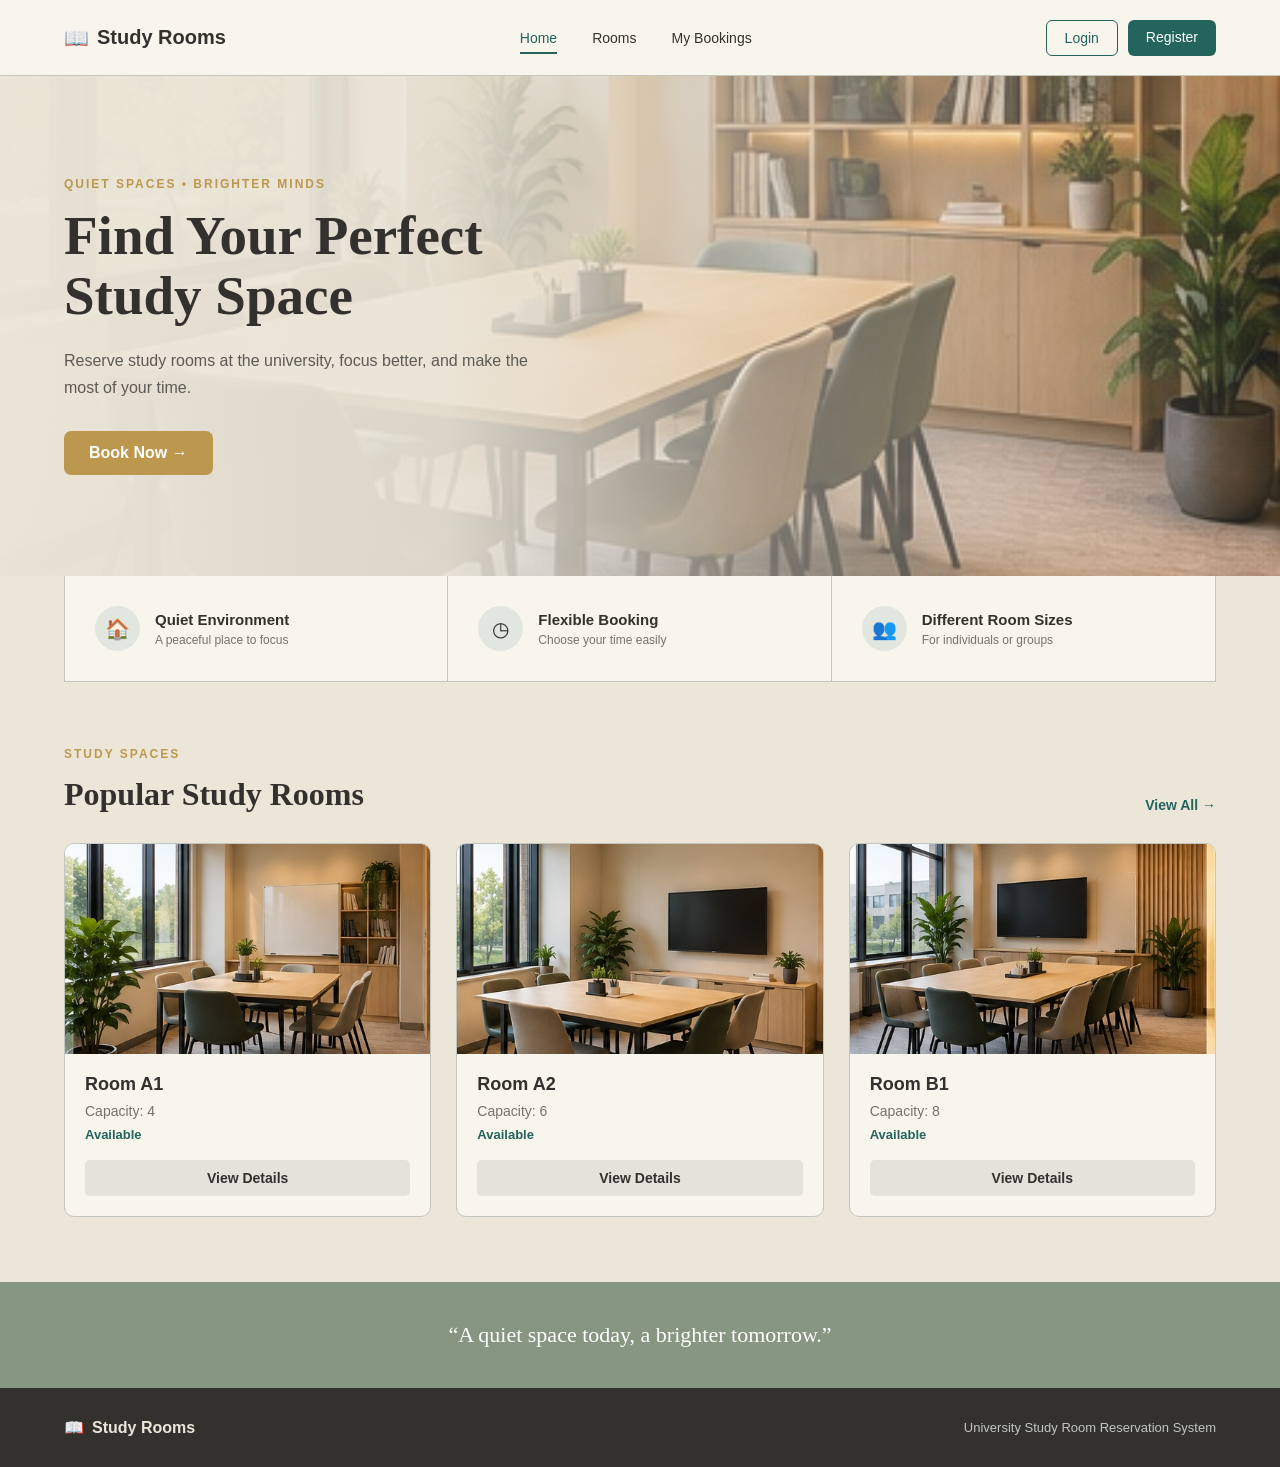
<file: index.html>
<!DOCTYPE html>
<html lang="en">

<head>
    <meta charset="UTF-8">
    <meta name="viewport" content="width=device-width, initial-scale=1.0">

    <title>Study Rooms</title>

    <link rel="stylesheet" href="css/style.css">
</head>


<body>
<script src="js/rooms-filter.js"></script>

    <!-- =========================
         Navigation Bar
    ========================== -->

    <header>

        <nav class="navbar">

            <!-- Logo -->
            <div class="logo">
                <span class="logo-icon">📖</span>
                <span>Study Rooms</span>
            </div>


            <!-- Navigation Links -->
            <ul class="nav-links">

                <li>
                    <a href="index.html" class="active">
                        Home
                    </a>
                </li>

                <li>
                    <a href="rooms.html">
                        Rooms
                    </a>
                </li>

                <li>
                    <a href="my-bookings.php">
                        My Bookings
                    </a>
                </li>

            </ul>


            <!-- Login / Register -->
            <div class="nav-buttons">

                <a href="login.html"
                   class="login-btn">
                    Login
                </a>

                <a href="register.html"
                   class="register-btn">
                    Register
                </a>

            </div>

        </nav>

    </header>



    <!-- =========================
         Hero Section
    ========================== -->

    <section class="hero">

        <div class="hero-content">

            <p class="small-title">
                QUIET SPACES • BRIGHTER MINDS
            </p>


            <h1>
                Find Your Perfect
                <br>
                Study Space
            </h1>


            <p class="hero-description">

                Reserve study rooms at the university,
                focus better, and make the most of your time.

            </p>


            <a href="rooms.html"
               class="book-btn">

                Book Now →

            </a>

        </div>

    </section>



    <!-- =========================
         Features Section
    ========================== -->

    <section class="features">


        <!-- Feature 1 -->

        <div class="feature">

            <div class="feature-icon">
                🏠
            </div>

            <div>

                <h3>
                    Quiet Environment
                </h3>

                <p>
                    A peaceful place to focus
                </p>

            </div>

        </div>



        <!-- Feature 2 -->

        <div class="feature">

            <div class="feature-icon">
                ◷
            </div>

            <div>

                <h3>
                    Flexible Booking
                </h3>

                <p>
                    Choose your time easily
                </p>

            </div>

        </div>



        <!-- Feature 3 -->

        <div class="feature">

            <div class="feature-icon">
                👥
            </div>

            <div>

                <h3>
                    Different Room Sizes
                </h3>

                <p>
                    For individuals or groups
                </p>

            </div>

        </div>


    </section>



    <!-- =========================
         Popular Rooms
    ========================== -->

    <section class="rooms-section">


        <!-- Section Title -->

        <div class="section-title">

            <div>

                <p class="small-title">
                    STUDY SPACES
                </p>

                <h2>
                    Popular Study Rooms
                </h2>

            </div>


            <a href="rooms.html"
               class="view-all">

                View All →

            </a>

        </div>



        <!-- Rooms -->

        <div class="room-container">


            <!-- ==================
                 Room A1
            =================== -->

            <div class="room-card">


                <img
                    src="images/room-a1.jpg"
                    alt="Room A1"
                    class="room-photo"
                >


                <div class="room-info">


                    <h3>
                        Room A1
                    </h3>


                    <p>
                        Capacity: 4
                    </p>


                    <span class="available">
                        Available
                    </span>


                    <a
                        href="room-details.html"
                        class="details-btn"
                    >

                        View Details

                    </a>


                </div>

            </div>



            <!-- ==================
                 Room A2
            =================== -->

            <div class="room-card">


                <img
                    src="images/room-a2.jpg"
                    alt="Room A2"
                    class="room-photo"
                >


                <div class="room-info">


                    <h3>
                        Room A2
                    </h3>


                    <p>
                        Capacity: 6
                    </p>


                    <span class="available">
                        Available
                    </span>


                    <a
                        href="room-details.html"
                        class="details-btn"
                    >

                        View Details

                    </a>


                </div>

            </div>



            <!-- ==================
                 Room B1
            =================== -->

            <div class="room-card">


                <img
                    src="images/room-b1.jpg"
                    alt="Room B1"
                    class="room-photo"
                >


                <div class="room-info">


                    <h3>
                        Room B1
                    </h3>


                    <p>
                        Capacity: 8
                    </p>


                    <span class="available">
                        Available
                    </span>


                    <a
                        href="room-details.html"
                        class="details-btn"
                    >

                        View Details

                    </a>


                </div>

            </div>


        </div>

    </section>



    <!-- =========================
         Quote
    ========================== -->

    <section class="quote-section">

        <p>
            “A quiet space today, a brighter tomorrow.”
        </p>

    </section>



    <!-- =========================
         Footer
    ========================== -->

    <footer>

        <div class="footer-content">


            <div class="logo footer-logo">

                <span>
                    📖
                </span>

                <span>
                    Study Rooms
                </span>

            </div>


            <p>
                University Study Room Reservation System
            </p>


        </div>

    </footer>


    <script src="js/session-ui.js"></script>
</body>

</html>
</file>
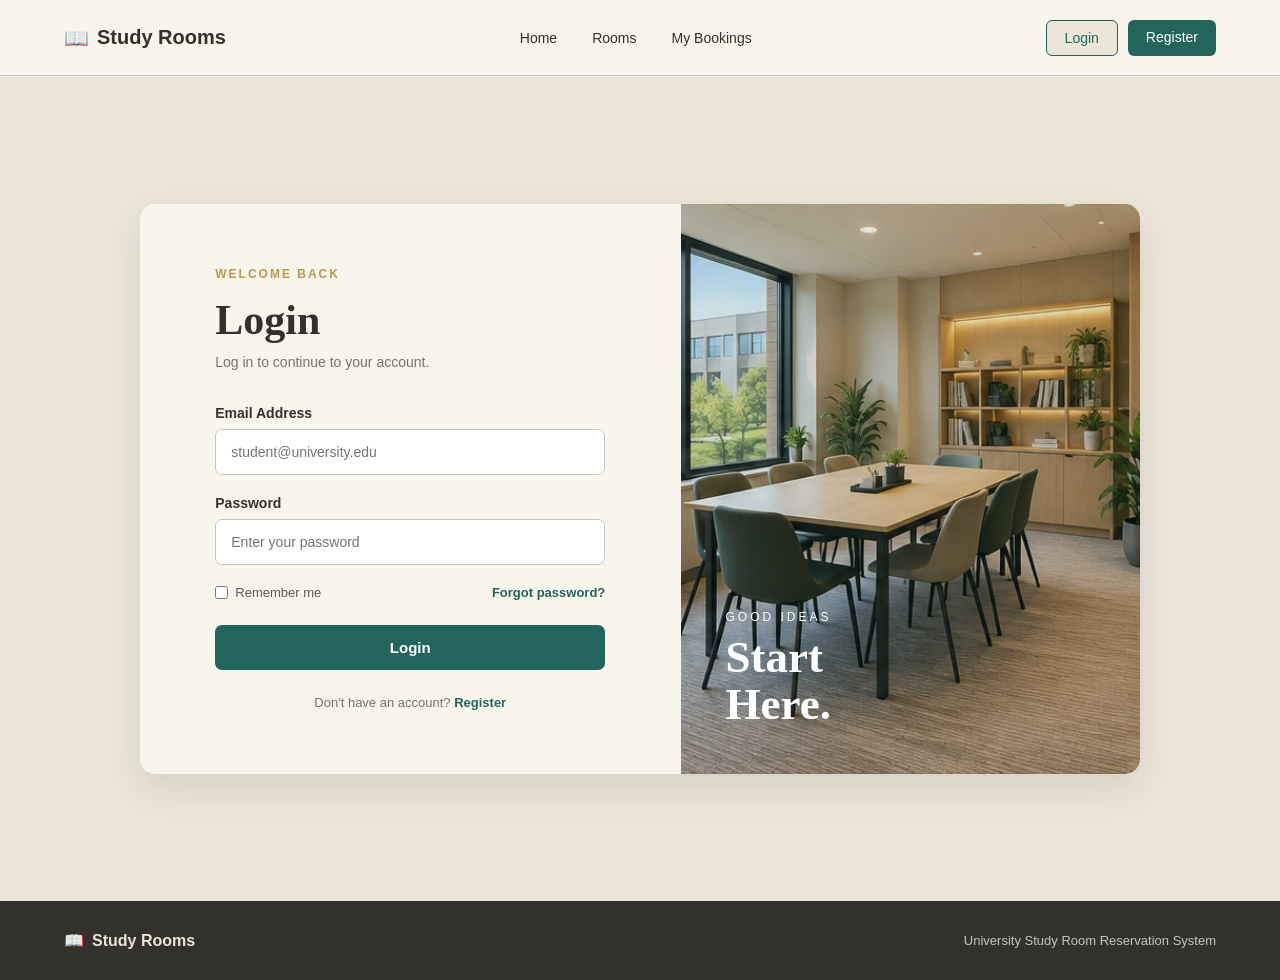
<file: login.html>
<!DOCTYPE html>
<html lang="en">

<head>
    <meta charset="UTF-8">
    <meta name="viewport" content="width=device-width, initial-scale=1.0">

    <title>Login - Study Rooms</title>

    <link rel="stylesheet" href="css/style.css">
</head>

<body>
    <script src="js/auth.js"></script>


    <!-- Navigation Bar -->
    <header>
        <nav class="navbar">

            <div class="logo">
                <span class="logo-icon">📖</span>
                <span>Study Rooms</span>
            </div>

            <ul class="nav-links">
                <li><a href="index.html">Home</a></li>
                <li><a href="rooms.html">Rooms</a></li>
                <li><a href="my-bookings.php">My Bookings</a></li>
            </ul>

            <div class="nav-buttons">
                <a href="login.html" class="login-btn active-button">
                    Login
                </a>

                <a href="register.html" class="register-btn">
                    Register
                </a>
            </div>

        </nav>
    </header>


    <!-- Login Section -->
    <main class="login-page">

        <div class="login-container">

            <!-- Login Form -->
            <div class="login-form-area">

                <div class="login-box">

                    <p class="small-title">
                        WELCOME BACK
                    </p>

                    <h1>Login</h1>

                    <p class="login-subtitle">
                        Log in to continue to your account.
                    </p>


                    <form action="php/login.php" method="post">

                        <div class="form-group">
                            <label for="email">
                                Email Address
                            </label>

                            <input
                                type="email"
                                id="email"
                                name="email"
                                placeholder="student@university.edu"
                                required>
                        </div>


                        <div class="form-group">
                            <label for="password">
                                Password
                            </label>

                            <input
                                type="password"
                                id="password"
                                name="password"
                                placeholder="Enter your password"
                                required>
                        </div>


                        <div class="login-options">

                            <label class="remember">
                                <input type="checkbox">
                                Remember me
                            </label>

                            <a href="#" class="forgot-password">
                                Forgot password?
                            </a>

                        </div>


                        <button type="submit" class="login-submit">
                            Login
                        </button>

                    </form>


                    <p class="register-link">

                        Don't have an account?

                        <a href="register.html">
                            Register
                        </a>

                    </p>

                </div>

            </div>


            <!-- Image Side -->
            <div class="login-image">

                <div class="image-text">
                    <p>GOOD IDEAS</p>

                    <h2>
                        Start
                        <br>
                        Here.
                    </h2>
                </div>

            </div>

        </div>

    </main>


    <!-- Footer -->
    <footer>

        <div class="footer-content">

            <div class="logo footer-logo">
                <span>📖</span>
                <span>Study Rooms</span>
            </div>

            <p>
                University Study Room Reservation System
            </p>

        </div>

    </footer>

    <script src="js/session-ui.js"></script>
</body>

</html>
</file>
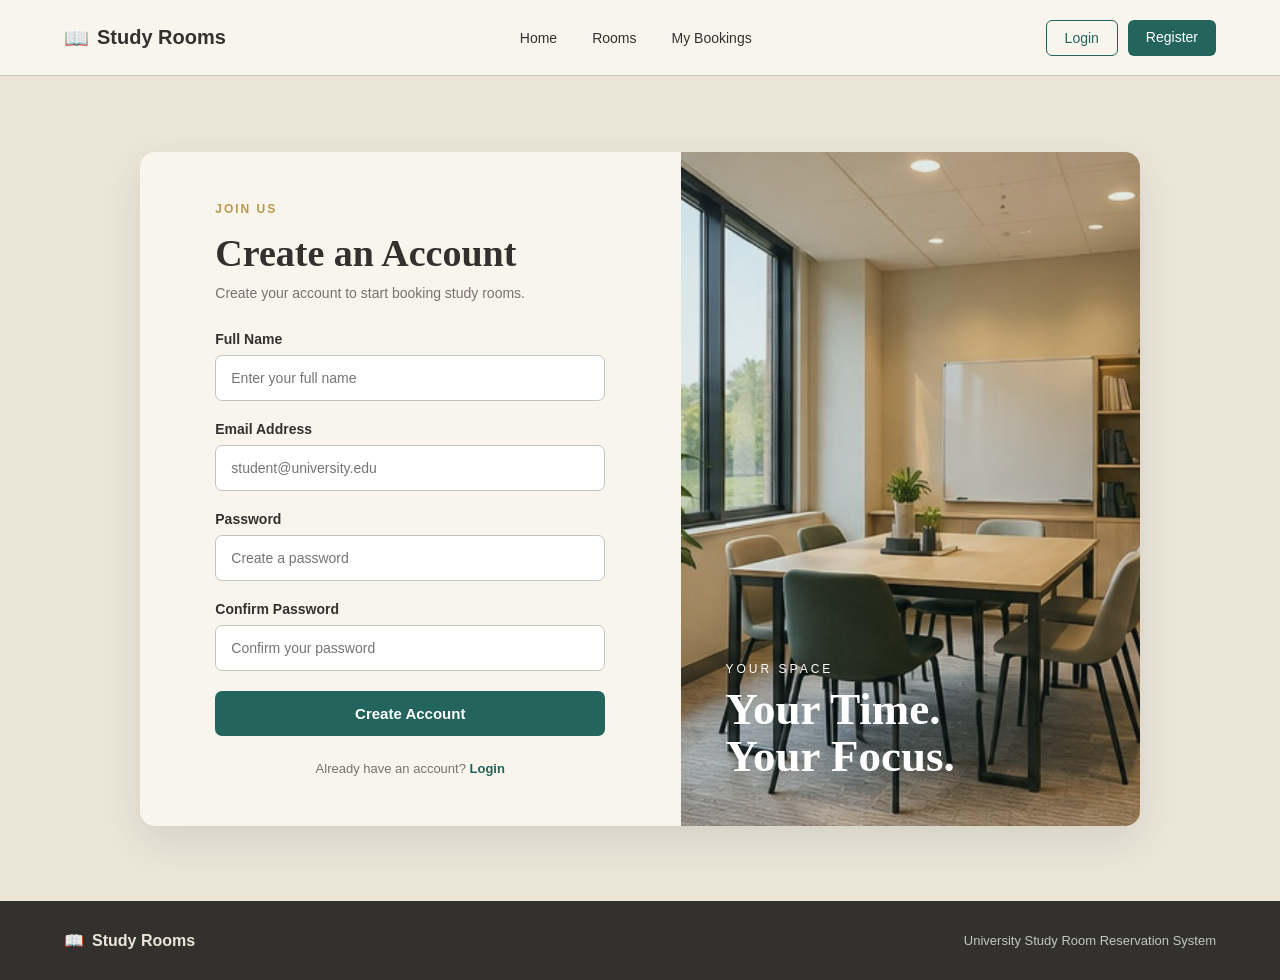
<file: register.html>
<!DOCTYPE html>
<html lang="en">

<head>
    <meta charset="UTF-8">
    <meta name="viewport" content="width=device-width, initial-scale=1.0">

    <title>Register - Study Rooms</title>

    <link rel="stylesheet" href="css/style.css">
</head>

<body>
<script src="js/auth.js"></script>

    <!-- Navigation Bar -->
    <header>
        <nav class="navbar">

            <div class="logo">
                <span class="logo-icon">📖</span>
                <span>Study Rooms</span>
            </div>

            <ul class="nav-links">
                <li><a href="index.html">Home</a></li>
                <li><a href="rooms.html">Rooms</a></li>
                <li><a href="my-bookings.php">My Bookings</a></li>
            </ul>

            <div class="nav-buttons">

                <a href="login.html" class="login-btn">
                    Login
                </a>

                <a href="register.html"
                   class="register-btn">
                    Register
                </a>

            </div>

        </nav>
    </header>


    <!-- Register Section -->
    <main class="register-page">

        <div class="register-container">

            <!-- Register Form -->
            <div class="register-form-area">

                <div class="register-box">

                    <p class="small-title">
                        JOIN US
                    </p>

                    <h1>Create an Account</h1>

                    <p class="register-subtitle">
                        Create your account to start booking study rooms.
                    </p>


                    <form action="php/register.php" method="post">

                        <div class="form-group">

                            <label for="fullname">
                                Full Name
                            </label>

                            <input
                                type="text"
                                id="fullname"
                                name="fullname"
                                placeholder="Enter your full name"
                                required>

                        </div>


                        <div class="form-group">

                            <label for="register-email">
                                Email Address
                            </label>

                            <input
                                type="email"
                                id="register-email"
                                name="email"
                                placeholder="student@university.edu"
                                required>

                        </div>


                        <div class="form-group">

                            <label for="register-password">
                                Password
                            </label>

                            <input
                                type="password"
                                id="register-password"
                                name="password"
                                placeholder="Create a password"
                                required>

                        </div>


                        <div class="form-group">

                            <label for="confirm-password">
                                Confirm Password
                            </label>

                            <input
                                type="password"
                                id="confirm-password"
                                name="confirm-password"
                                placeholder="Confirm your password"
                                required>

                        </div>


                        <button type="submit"
                                class="register-submit">

                            Create Account

                        </button>

                    </form>


                    <p class="login-link">

                        Already have an account?

                        <a href="login.html">
                            Login
                        </a>

                    </p>

                </div>

            </div>


            <!-- Image Side -->
            <div class="register-image">

                <div class="image-text">

                    <p>YOUR SPACE</p>

                    <h2>
                        Your Time.
                        <br>
                        Your Focus.
                    </h2>

                </div>

            </div>

        </div>

    </main>


    <!-- Footer -->
    <footer>

        <div class="footer-content">

            <div class="logo footer-logo">
                <span>📖</span>
                <span>Study Rooms</span>
            </div>

            <p>
                University Study Room Reservation System
            </p>

        </div>

    </footer>

    <script src="js/session-ui.js"></script>
</body>

</html>
</file>
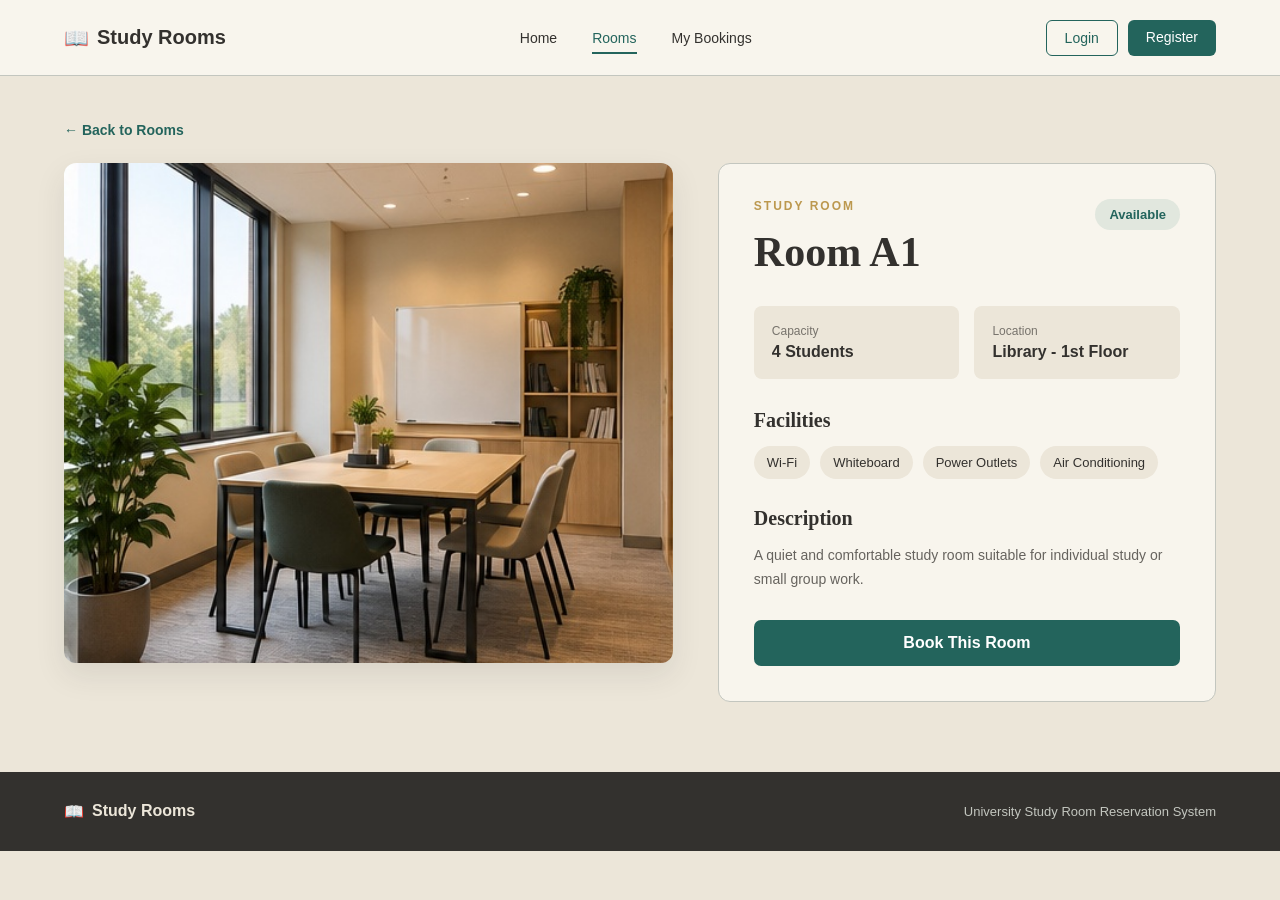
<file: room-details.html>
<!DOCTYPE html>
<html lang="en">

<head>
    <meta charset="UTF-8">
    <meta name="viewport" content="width=device-width, initial-scale=1.0">

    <title>Room Details - Study Rooms</title>

    <link rel="stylesheet" href="css/style.css">
</head>

<body>

    <!-- Navigation Bar -->
    <header>
        <nav class="navbar">

            <div class="logo">
                <span class="logo-icon">📖</span>
                <span>Study Rooms</span>
            </div>

            <ul class="nav-links">
                <li><a href="index.html">Home</a></li>
                <li><a href="rooms.html" class="active">Rooms</a></li>
                <li><a href="my-bookings.php">My Bookings</a></li>
            </ul>

            <div class="nav-buttons">
                <a href="login.html" class="login-btn">Login</a>
                <a href="register.html" class="register-btn">Register</a>
            </div>

        </nav>
    </header>


    <!-- Room Details Page -->
    <main class="room-details-page">

        <a href="rooms.html" class="back-link">
            ← Back to Rooms
        </a>


        <div class="room-details-container">

            <!-- Image -->
            <div class="room-details-image">

                <img
                    src="images/room-a1.jpg"
                    alt="Room A1">

            </div>


            <!-- Details -->
            <div class="room-details-content">

                <div class="room-title-row">

                    <div>
                        <p class="small-title">
                            STUDY ROOM
                        </p>

                        <h1>Room A1</h1>
                    </div>

                    <span class="room-status">
                        Available
                    </span>

                </div>


                <div class="room-meta">

                    <div class="meta-box">
                        <span class="meta-label">
                            Capacity
                        </span>

                        <strong>
                            4 Students
                        </strong>
                    </div>


                    <div class="meta-box">
                        <span class="meta-label">
                            Location
                        </span>

                        <strong>
                            Library - 1st Floor
                        </strong>
                    </div>

                </div>


                <!-- Facilities -->
                <div class="details-section">

                    <h2>Facilities</h2>

                    <div class="facilities-list">

                        <span>Wi-Fi</span>

                        <span>Whiteboard</span>

                        <span>Power Outlets</span>

                        <span>Air Conditioning</span>

                    </div>

                </div>


                <!-- Description -->
                <div class="details-section">

                    <h2>Description</h2>

                    <p>
                        A quiet and comfortable study room
                        suitable for individual study or small
                        group work.
                    </p>

                </div>


                <a href="book-room.php"
                   class="book-room-button">

                    Book This Room

                </a>

            </div>

        </div>

    </main>


    <!-- Footer -->
    <footer>

        <div class="footer-content">

            <div class="logo footer-logo">
                <span>📖</span>
                <span>Study Rooms</span>
            </div>

            <p>
                University Study Room Reservation System
            </p>

        </div>

    </footer>

    <script src="js/session-ui.js"></script>
</body>

</html>
</file>
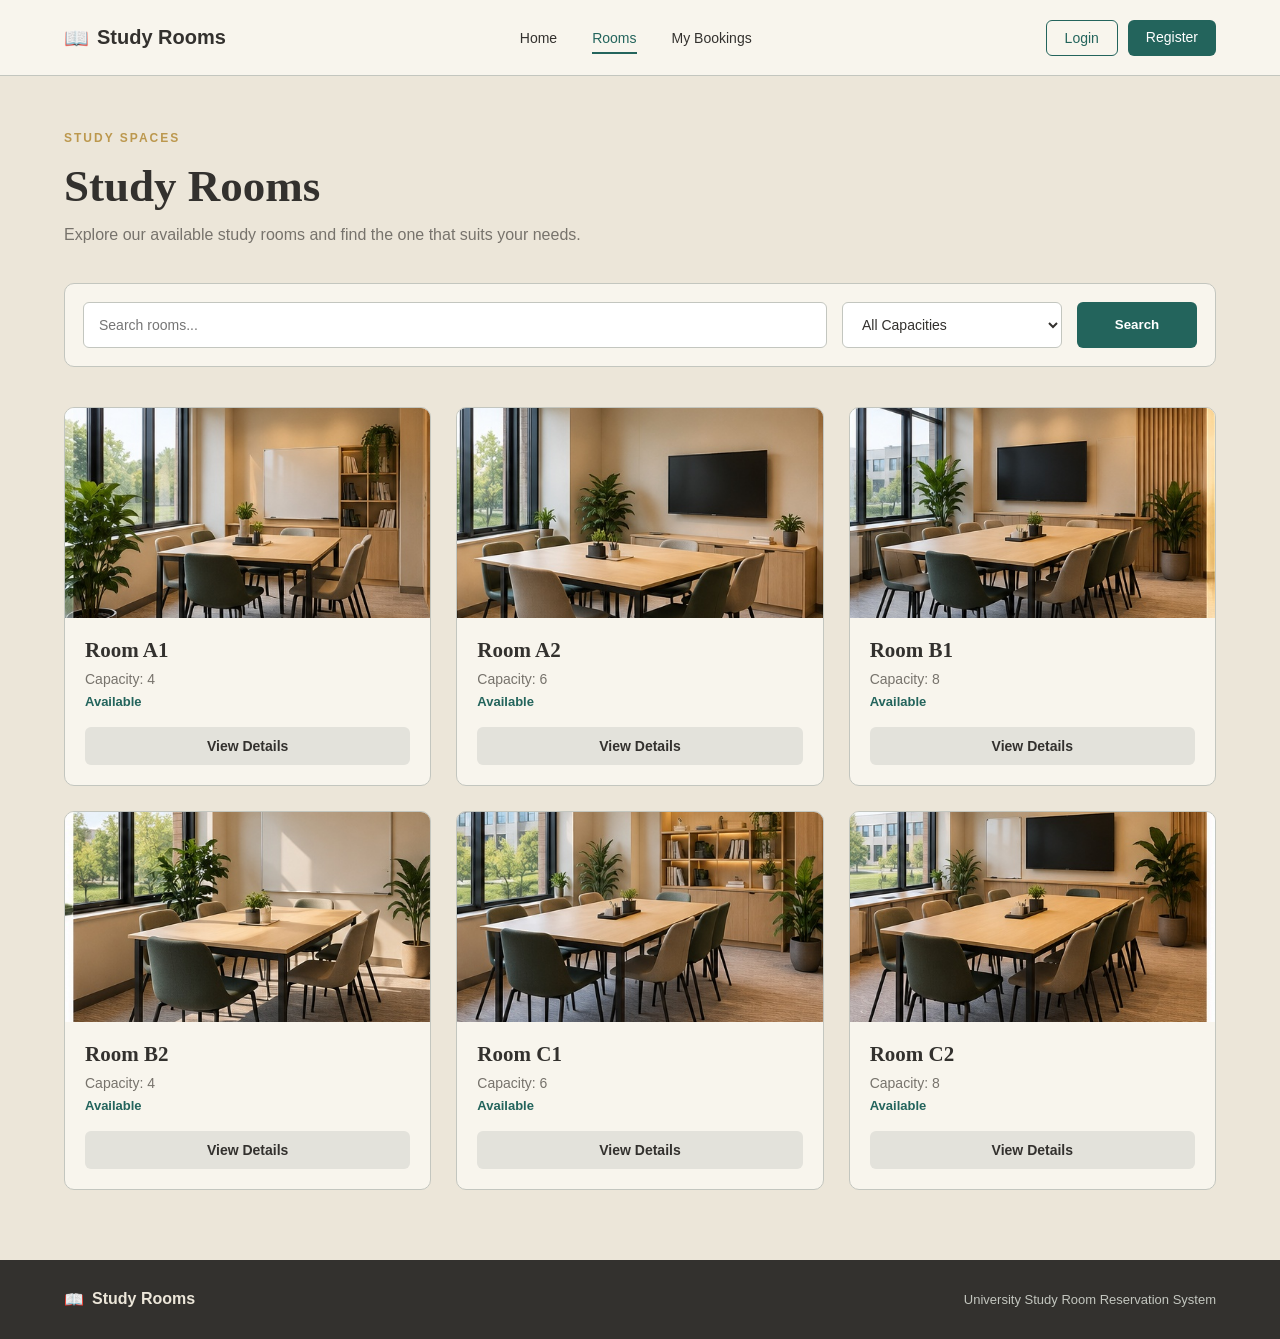
<file: rooms.html>
<!DOCTYPE html>
<html lang="en">

<head>
    <meta charset="UTF-8">
    <meta name="viewport" content="width=device-width, initial-scale=1.0">

    <title>Rooms - Study Rooms</title>

    <link rel="stylesheet" href="css/style.css">
</head>

<body>
<script src="js/rooms-filter.js"></script>

    <!-- Navigation Bar -->
    <header>
        <nav class="navbar">

            <div class="logo">
                <span class="logo-icon">📖</span>
                <span>Study Rooms</span>
            </div>

            <ul class="nav-links">
                <li><a href="index.html">Home</a></li>
                <li><a href="rooms.html" class="active">Rooms</a></li>
                <li><a href="my-bookings.php">My Bookings</a></li>
            </ul>

            <div class="nav-buttons">

                <a href="login.html" class="login-btn">
                    Login
                </a>

                <a href="register.html" class="register-btn">
                    Register
                </a>

            </div>

        </nav>
    </header>


    <!-- Rooms Page -->
    <main class="rooms-page">

        <section class="rooms-header">

            <p class="small-title">
                STUDY SPACES
            </p>

            <h1>Study Rooms</h1>

            <p>
                Explore our available study rooms and find
                the one that suits your needs.
            </p>

        </section>


        <!-- Search and Filter -->
        <section class="rooms-filter">

            <input
                type="text"
                placeholder="Search rooms..."
                class="room-search">

            <select class="room-select">

                <option value="">
                    All Capacities
                </option>

                <option value="4">
                    Up to 4 Students
                </option>

                <option value="6">
                    Up to 6 Students
                </option>

                <option value="8">
                    Up to 8 Students
                </option>

            </select>

            <button class="search-btn">
                Search
            </button>

        </section>


        <!-- Rooms Grid -->
        <section class="all-rooms-grid">


            <!-- Room A1 -->
            <div class="room-list-card">

                <img
                    src="images/room-a1.jpg"
                    alt="Room A1">

                <div class="room-list-info">

                    <h3>Room A1</h3>

                    <p>
                        Capacity: 4
                    </p>

                    <span class="available">
                        Available
                    </span>

                    <a
                        href="room-details.html"
                        class="room-details-button">

                        View Details

                    </a>

                </div>

            </div>


            <!-- Room A2 -->
            <div class="room-list-card">

                <img
                    src="images/room-a2.jpg"
                    alt="Room A2">

                <div class="room-list-info">

                    <h3>Room A2</h3>

                    <p>
                        Capacity: 6
                    </p>

                    <span class="available">
                        Available
                    </span>

                    <a
                        href="room-details.html"
                        class="room-details-button">

                        View Details

                    </a>

                </div>

            </div>


            <!-- Room B1 -->
            <div class="room-list-card">

                <img
                    src="images/room-b1.jpg"
                    alt="Room B1">

                <div class="room-list-info">

                    <h3>Room B1</h3>

                    <p>
                        Capacity: 8
                    </p>

                    <span class="available">
                        Available
                    </span>

                    <a
                        href="room-details.html"
                        class="room-details-button">

                        View Details

                    </a>

                </div>

            </div>


            <!-- Room B2 -->
            <div class="room-list-card">

                <img
                    src="images/room-b2.jpg"
                    alt="Room B2">

                <div class="room-list-info">

                    <h3>Room B2</h3>

                    <p>
                        Capacity: 4
                    </p>

                    <span class="available">
                        Available
                    </span>

                    <a
                        href="room-details.html"
                        class="room-details-button">

                        View Details

                    </a>

                </div>

            </div>


            <!-- Room C1 -->
            <div class="room-list-card">

                <img
                    src="images/room-c1.jpg"
                    alt="Room C1">

                <div class="room-list-info">

                    <h3>Room C1</h3>

                    <p>
                        Capacity: 6
                    </p>

                    <span class="available">
                        Available
                    </span>

                    <a
                        href="room-details.html"
                        class="room-details-button">

                        View Details

                    </a>

                </div>

            </div>


            <!-- Room C2 -->
            <div class="room-list-card">

                <img
                    src="images/room-c2.jpg"
                    alt="Room C2">

                <div class="room-list-info">

                    <h3>Room C2</h3>

                    <p>
                        Capacity: 8
                    </p>

                    <span class="available">
                        Available
                    </span>

                    <a
                        href="room-details.html"
                        class="room-details-button">

                        View Details

                    </a>

                </div>

            </div>

        </section>

    </main>


    <!-- Footer -->
    <footer>

        <div class="footer-content">

            <div class="logo footer-logo">
                <span>📖</span>
                <span>Study Rooms</span>
            </div>

            <p>
                University Study Room Reservation System
            </p>

        </div>

    </footer>

    <script src="js/session-ui.js"></script>
</body>

</html>
</file>
<file: css/style.css>
/* ==============================
   General
============================== */

* {
    margin: 0;
    padding: 0;
    box-sizing: border-box;
}


body {
    font-family: Arial, Helvetica, sans-serif;

    background-color: #ECE6D9;

    color: #33312E;
}


a {
    text-decoration: none;
    color: inherit;
}



/* ==============================
   Navigation Bar
============================== */

header {
    background-color: #F8F5ED;

    border-bottom: 1px solid #C3C6BF;
}


.navbar {
    width: 90%;
    max-width: 1200px;

    margin: auto;

    min-height: 75px;

    display: flex;
    align-items: center;
    justify-content: space-between;
}



/* Logo */

.logo {
    display: flex;
    align-items: center;

    gap: 8px;

    font-size: 20px;
    font-weight: bold;
}


.logo-icon {
    color: #BC984E;
}



/* Navigation Links */

.nav-links {
    list-style: none;

    display: flex;

    gap: 35px;
}


.nav-links a {
    color: #33312E;

    font-size: 14px;

    padding-bottom: 6px;
}


.nav-links a:hover,
.nav-links .active {

    color: #23645C;

    border-bottom: 2px solid #23645C;
}



/* Navigation Buttons */

.nav-buttons {
    display: flex;

    gap: 10px;
}


.login-btn,
.register-btn {

    padding: 9px 18px;

    border-radius: 6px;

    font-size: 14px;
}


.login-btn {

    border: 1px solid #23645C;

    color: #23645C;

    background-color: transparent;
}


.login-btn:hover {

    background-color: #23645C;

    color: white;
}


.register-btn {

    background-color: #23645C;

    color: white;
}


.register-btn:hover {

    background-color: #194C46;
}



/* ==============================
   Hero Section
============================== */

.hero {

    min-height: 500px;

    display: flex;

    align-items: center;


    background-image:

        linear-gradient(
            90deg,
            rgba(236, 230, 217, 0.98) 0%,
            rgba(236, 230, 217, 0.92) 35%,
            rgba(236, 230, 217, 0.50) 60%,
            rgba(236, 230, 217, 0.10) 100%
        ),

        url("../images/study-room-hero.jpg");


    background-size: cover;

    background-position: center;

    background-repeat: no-repeat;
}


.hero-content {

    width: 90%;

    max-width: 1200px;

    margin: auto;
}


.small-title {

    color: #BC984E;

    font-size: 12px;

    letter-spacing: 2px;

    font-weight: bold;

    margin-bottom: 15px;
}


.hero h1 {

    font-family: Georgia, "Times New Roman", serif;

    font-size: 55px;

    line-height: 1.1;

    margin-bottom: 20px;

    color: #33312E;
}


.hero-description {

    max-width: 470px;

    line-height: 1.7;

    color: #5C5A55;

    margin-bottom: 30px;

    font-size: 16px;
}


.book-btn {

    display: inline-block;

    background-color: #BC984E;

    color: white;

    padding: 13px 25px;

    border-radius: 7px;

    font-weight: bold;

    transition: 0.3s;
}


.book-btn:hover {

    background-color: #A9843E;
}



/* ==============================
   Features
============================== */

.features {

    width: 90%;

    max-width: 1200px;

    margin: auto;

    background-color: #F8F5ED;


    display: grid;

    grid-template-columns: repeat(3, 1fr);


    border: 1px solid #C3C6BF;

    border-top: none;
}


.feature {

    display: flex;

    align-items: center;

    gap: 15px;

    padding: 30px;

    border-right: 1px solid #C3C6BF;
}


.feature:last-child {

    border-right: none;
}


.feature-icon {

    width: 45px;

    height: 45px;

    min-width: 45px;


    border-radius: 50%;


    background-color: #E1E7DE;


    display: flex;

    align-items: center;

    justify-content: center;


    font-size: 20px;
}


.feature h3 {

    font-size: 15px;

    margin-bottom: 5px;
}


.feature p {

    font-size: 12px;

    color: #77736C;
}



/* ==============================
   Popular Rooms Section
============================== */

.rooms-section {

    width: 90%;

    max-width: 1200px;

    margin: auto;

    padding: 65px 0;
}



/* Section Heading */

.section-title {

    display: flex;

    align-items: flex-end;

    justify-content: space-between;

    margin-bottom: 30px;
}


.section-title h2 {

    font-family: Georgia, "Times New Roman", serif;

    font-size: 32px;

    color: #33312E;
}


.view-all {

    color: #23645C;

    font-weight: bold;

    font-size: 14px;
}


.view-all:hover {

    text-decoration: underline;
}



/* ==============================
   Room Cards
============================== */

.room-container {

    display: grid;

    grid-template-columns: repeat(3, 1fr);

    gap: 25px;
}


.room-card {

    background-color: #F8F5ED;

    border: 1px solid #C3C6BF;

    border-radius: 10px;

    overflow: hidden;

    transition: 0.3s;
}


.room-card:hover {

    transform: translateY(-5px);

    box-shadow:

        0 10px 25px

        rgba(51, 49, 46, 0.12);
}



/* Room Images */

.room-photo {

    width: 100%;

    height: 210px;

    object-fit: cover;

    display: block;
}



/* Room Information */

.room-info {

    padding: 20px;
}


.room-info h3 {

    font-size: 18px;

    margin-bottom: 8px;
}


.room-info p {

    color: #77736C;

    font-size: 14px;

    margin-bottom: 8px;
}


.available {

    display: block;

    color: #23645C;

    font-size: 13px;

    font-weight: bold;

    margin-bottom: 18px;
}



/* View Details Button */

.details-btn {

    display: block;

    width: 100%;


    text-align: center;


    padding: 10px;


    border-radius: 5px;


    background-color: #E3E2DB;


    color: #33312E;


    font-size: 14px;

    font-weight: bold;


    transition: 0.3s;
}


.details-btn:hover {

    background-color: #879681;

    color: white;
}



/* ==============================
   Quote Section
============================== */

.quote-section {

    background-color: #879681;

    color: white;


    padding: 40px 20px;


    text-align: center;


    font-family: Georgia, "Times New Roman", serif;

    font-size: 22px;
}



/* ==============================
   Footer
============================== */

footer {

    background-color: #33312E;

    color: #ECE6D9;

    padding: 30px 0;
}


.footer-content {

    width: 90%;

    max-width: 1200px;

    margin: auto;


    display: flex;

    align-items: center;

    justify-content: space-between;
}


.footer-logo {

    font-size: 16px;
}


.footer-content p {

    font-size: 13px;

    color: #C3C6BF;
}



/* ==============================
   Responsive Design
============================== */

@media (max-width: 800px) {


    .navbar {

        padding: 20px 0;

        flex-direction: column;

        gap: 20px;
    }


    .nav-links {

        gap: 15px;
    }


    .hero {

        min-height: 450px;

        background-position: center;
    }


    .hero h1 {

        font-size: 40px;
    }


    .features {

        grid-template-columns: 1fr;
    }


    .feature {

        border-right: none;

        border-bottom: 1px solid #C3C6BF;
    }


    .feature:last-child {

        border-bottom: none;
    }


    .room-container {

        grid-template-columns: 1fr;
    }


    .section-title {

        align-items: flex-start;

        gap: 20px;
    }


    .footer-content {

        flex-direction: column;

        gap: 15px;

        text-align: center;
    }

}
/* ------------------------------
   Login Page
------------------------------ */

.login-page {
    min-height: calc(100vh - 75px);

    display: flex;
    align-items: center;
    justify-content: center;

    padding: 60px 20px;

    background-color: #ECE6D9;
}


.login-container {
    width: 90%;
    max-width: 1000px;

    min-height: 570px;

    display: grid;

    grid-template-columns: 1fr 0.85fr;

    background-color: #F8F5ED;

    border-radius: 15px;

    overflow: hidden;

    box-shadow: 0 15px 40px
        rgba(51, 49, 46, 0.12);
}


/* Login Form Side */

.login-form-area {
    display: flex;

    align-items: center;
    justify-content: center;

    padding: 50px;
}


.login-box {
    width: 100%;
    max-width: 390px;
}


.login-box h1 {
    font-family: Georgia, serif;

    font-size: 42px;

    margin-bottom: 10px;

    color: #33312E;
}


.login-subtitle {
    color: #77736C;

    margin-bottom: 35px;

    font-size: 14px;
}


/* Form */

.form-group {
    margin-bottom: 20px;
}


.form-group label {
    display: block;

    margin-bottom: 8px;

    font-size: 14px;

    font-weight: bold;

    color: #33312E;
}


.form-group input {
    width: 100%;

    padding: 14px 15px;

    border: 1px solid #C3C6BF;

    border-radius: 7px;

    background-color: #FFFFFF;

    color: #33312E;

    font-size: 14px;

    outline: none;
}


.form-group input:focus {
    border-color: #23645C;

    box-shadow: 0 0 0 3px
        rgba(35, 100, 92, 0.10);
}


/* Remember + Forgot */

.login-options {
    display: flex;

    align-items: center;
    justify-content: space-between;

    margin-bottom: 25px;

    font-size: 13px;
}


.remember {
    display: flex;

    align-items: center;

    gap: 7px;

    color: #5C5A55;
}


.remember input {
    accent-color: #23645C;
}


.forgot-password {
    color: #23645C;

    font-weight: bold;
}


/* Login Button */

.login-submit {
    width: 100%;

    padding: 14px;

    border: none;

    border-radius: 7px;

    background-color: #23645C;

    color: white;

    font-size: 15px;

    font-weight: bold;

    cursor: pointer;
}


.login-submit:hover {
    background-color: #194C46;
}


/* Register Link */

.register-link {
    margin-top: 25px;

    text-align: center;

    color: #77736C;

    font-size: 13px;
}


.register-link a {
    color: #23645C;

    font-weight: bold;
}


/* Image Side */

.login-image {
    min-height: 570px;

    position: relative;

    background:
        linear-gradient(
            rgba(35, 100, 92, 0.15),
            rgba(35, 100, 92, 0.15)
        ),
        url("../images/study-room-hero.jpg");

    background-size: cover;

    background-position: center;

    display: flex;

    align-items: flex-end;

    padding: 45px;
}


.image-text {
    color: white;
}


.image-text p {
    font-size: 12px;

    letter-spacing: 3px;

    margin-bottom: 10px;
}


.image-text h2 {
    font-family: Georgia, serif;

    font-size: 45px;

    line-height: 1.05;
}


/* Active Login Button */

.active-button {
    background-color: #ECE6D9;
}


/* Responsive Login */

@media (max-width: 800px) {

    .login-container {
        grid-template-columns: 1fr;
    }

    .login-image {
        display: none;
    }

    .login-form-area {
        padding: 40px 25px;
    }

}
/* ------------------------------
   Register Page
------------------------------ */

.register-page {
    min-height: calc(100vh - 75px);

    display: flex;
    align-items: center;
    justify-content: center;

    padding: 60px 20px;

    background-color: #ECE6D9;
}


.register-container {
    width: 90%;
    max-width: 1000px;

    min-height: 650px;

    display: grid;

    grid-template-columns: 1fr 0.85fr;

    background-color: #F8F5ED;

    border-radius: 15px;

    overflow: hidden;

    box-shadow: 0 15px 40px
        rgba(51, 49, 46, 0.12);
}


/* Register Form Side */

.register-form-area {
    display: flex;

    align-items: center;
    justify-content: center;

    padding: 50px;
}


.register-box {
    width: 100%;
    max-width: 390px;
}


.register-box h1 {
    font-family: Georgia, serif;

    font-size: 38px;

    margin-bottom: 10px;

    color: #33312E;
}


.register-subtitle {
    color: #77736C;

    margin-bottom: 30px;

    font-size: 14px;
}


/* Register Button */

.register-submit {
    width: 100%;

    padding: 14px;

    border: none;

    border-radius: 7px;

    background-color: #23645C;

    color: white;

    font-size: 15px;

    font-weight: bold;

    cursor: pointer;
}


.register-submit:hover {
    background-color: #194C46;
}


/* Login Link */

.login-link {
    margin-top: 25px;

    text-align: center;

    color: #77736C;

    font-size: 13px;
}


.login-link a {
    color: #23645C;

    font-weight: bold;
}


/* Image Side */

.register-image {
    min-height: 650px;

    position: relative;

    background:
        linear-gradient(
            rgba(35, 100, 92, 0.12),
            rgba(35, 100, 92, 0.12)
        ),
        url("../images/room-a1.jpg");

    background-size: cover;

    background-position: center;

    display: flex;

    align-items: flex-end;

    padding: 45px;
}


/* Responsive Register */

@media (max-width: 800px) {

    .register-container {
        grid-template-columns: 1fr;
    }

    .register-image {
        display: none;
    }

    .register-form-area {
        padding: 40px 25px;
    }

}
/* ------------------------------
   Rooms Page
------------------------------ */

.rooms-page {
    width: 90%;
    max-width: 1200px;

    margin: auto;

    padding: 55px 0 70px;
}


/* Page Heading */

.rooms-header {
    margin-bottom: 35px;
}

.rooms-header h1 {
    font-family: Georgia, serif;

    font-size: 45px;

    margin-bottom: 10px;

    color: #33312E;
}

.rooms-header p:last-child {
    color: #77736C;

    max-width: 550px;

    line-height: 1.6;
}


/* Search and Filter */

.rooms-filter {
    display: grid;

    grid-template-columns: 1fr 220px 120px;

    gap: 15px;

    margin-bottom: 40px;

    padding: 18px;

    background-color: #F8F5ED;

    border: 1px solid #C3C6BF;

    border-radius: 10px;
}


.room-search,
.room-select {
    width: 100%;

    padding: 13px 15px;

    border: 1px solid #C3C6BF;

    border-radius: 6px;

    background-color: white;

    color: #33312E;

    font-size: 14px;

    outline: none;
}


.room-search:focus,
.room-select:focus {
    border-color: #23645C;

    box-shadow: 0 0 0 3px
        rgba(35, 100, 92, 0.10);
}


.search-btn {
    border: none;

    border-radius: 6px;

    background-color: #23645C;

    color: white;

    font-weight: bold;

    cursor: pointer;
}


.search-btn:hover {
    background-color: #194C46;
}


/* Rooms Grid */

.all-rooms-grid {
    display: grid;

    grid-template-columns: repeat(3, 1fr);

    gap: 25px;
}


/* Room Card */

.room-list-card {
    background-color: #F8F5ED;

    border: 1px solid #C3C6BF;

    border-radius: 10px;

    overflow: hidden;

    transition: 0.3s;
}


.room-list-card:hover {
    transform: translateY(-5px);

    box-shadow: 0 10px 25px
        rgba(51, 49, 46, 0.12);
}


.room-list-card img {
    width: 100%;

    height: 210px;

    object-fit: cover;

    display: block;
}


/* Card Information */

.room-list-info {
    padding: 20px;
}


.room-list-info h3 {
    font-family: Georgia, serif;

    font-size: 21px;

    margin-bottom: 8px;
}


.room-list-info p {
    color: #77736C;

    font-size: 14px;

    margin-bottom: 7px;
}


/* View Details Button */

.room-details-button {
    display: block;

    width: 100%;

    margin-top: 18px;

    padding: 11px;

    text-align: center;

    border-radius: 6px;

    background-color: #E3E2DB;

    color: #33312E;

    font-size: 14px;

    font-weight: bold;

    transition: 0.2s;
}


.room-details-button:hover {
    background-color: #879681;

    color: white;
}


/* Responsive Rooms Page */

@media (max-width: 900px) {

    .all-rooms-grid {
        grid-template-columns: repeat(2, 1fr);
    }

}


@media (max-width: 650px) {

    .rooms-filter {
        grid-template-columns: 1fr;
    }

    .search-btn {
        padding: 13px;
    }

    .all-rooms-grid {
        grid-template-columns: 1fr;
    }

}
/* ------------------------------
   Room Details Page
------------------------------ */

.room-details-page {
    width: 90%;
    max-width: 1200px;

    margin: auto;

    padding: 45px 0 70px;
}


/* Back Link */

.back-link {
    display: inline-block;

    margin-bottom: 25px;

    color: #23645C;

    font-weight: bold;

    font-size: 14px;
}


/* Main Container */

.room-details-container {
    display: grid;

    grid-template-columns: 1.1fr 0.9fr;

    gap: 45px;

    align-items: start;
}


/* Image */

.room-details-image {
    border-radius: 12px;

    overflow: hidden;

    box-shadow: 0 12px 30px
        rgba(51, 49, 46, 0.10);
}


.room-details-image img {
    width: 100%;

    height: 500px;

    object-fit: cover;

    display: block;
}


/* Content */

.room-details-content {
    background-color: #F8F5ED;

    border: 1px solid #C3C6BF;

    border-radius: 12px;

    padding: 35px;
}


.room-title-row {
    display: flex;

    align-items: flex-start;
    justify-content: space-between;

    gap: 20px;

    margin-bottom: 30px;
}


.room-title-row h1 {
    font-family: Georgia, serif;

    font-size: 42px;

    color: #33312E;
}


/* Status */

.room-status {
    background-color: #E1E7DE;

    color: #23645C;

    padding: 8px 14px;

    border-radius: 20px;

    font-size: 13px;

    font-weight: bold;
}


/* Meta Information */

.room-meta {
    display: grid;

    grid-template-columns: 1fr 1fr;

    gap: 15px;

    margin-bottom: 30px;
}


.meta-box {
    background-color: #ECE6D9;

    padding: 18px;

    border-radius: 8px;
}


.meta-label {
    display: block;

    color: #77736C;

    font-size: 12px;

    margin-bottom: 5px;
}


/* Sections */

.details-section {
    margin-bottom: 28px;
}


.details-section h2 {
    font-family: Georgia, serif;

    font-size: 20px;

    margin-bottom: 14px;

    color: #33312E;
}


.details-section p {
    color: #66635E;

    line-height: 1.7;

    font-size: 14px;
}


/* Facilities */

.facilities-list {
    display: flex;

    flex-wrap: wrap;

    gap: 10px;
}


.facilities-list span {
    background-color: #ECE6D9;

    color: #33312E;

    padding: 9px 13px;

    border-radius: 20px;

    font-size: 13px;
}


/* Book Button */

.book-room-button {
    display: block;

    width: 100%;

    padding: 14px;

    text-align: center;

    background-color: #23645C;

    color: white;

    border-radius: 7px;

    font-weight: bold;

    margin-top: 10px;
}


.book-room-button:hover {
    background-color: #194C46;
}


/* Responsive */

@media (max-width: 850px) {

    .room-details-container {
        grid-template-columns: 1fr;
    }

    .room-details-image img {
        height: 380px;
    }

}


@media (max-width: 550px) {

    .room-title-row {
        flex-direction: column;
    }

    .room-meta {
        grid-template-columns: 1fr;
    }

}
/* ------------------------------
   Booking Page
------------------------------ */

.booking-page {
    width: 90%;
    max-width: 1150px;

    margin: auto;

    padding: 45px 0 70px;
}


.booking-container {
    display: grid;

    grid-template-columns: 0.85fr 1.15fr;

    gap: 35px;

    align-items: start;
}


/* Room Summary */

.booking-room-card {
    background-color: #F8F5ED;

    border: 1px solid #C3C6BF;

    border-radius: 12px;

    overflow: hidden;

    box-shadow: 0 10px 25px
        rgba(51, 49, 46, 0.08);
}


.booking-room-card img {
    width: 100%;

    height: 280px;

    object-fit: cover;

    display: block;
}


.booking-room-info {
    padding: 28px;
}


.booking-room-info h1 {
    font-family: Georgia, serif;

    font-size: 35px;

    margin-bottom: 15px;
}


.booking-room-info p {
    color: #66635E;

    margin-bottom: 8px;

    font-size: 14px;
}


/* Facilities */

.booking-facilities {
    display: flex;

    flex-wrap: wrap;

    gap: 8px;

    margin-top: 20px;
}


.booking-facilities span {
    background-color: #ECE6D9;

    padding: 8px 11px;

    border-radius: 20px;

    font-size: 12px;
}


/* Booking Form */

.booking-form-card {
    background-color: #F8F5ED;

    border: 1px solid #C3C6BF;

    border-radius: 12px;

    padding: 35px;

    box-shadow: 0 10px 25px
        rgba(51, 49, 46, 0.08);
}


.booking-form-card h2 {
    font-family: Georgia, serif;

    font-size: 35px;

    margin-bottom: 10px;
}


.booking-description {
    color: #77736C;

    margin-bottom: 30px;

    font-size: 14px;
}


/* Form Group */

.booking-form-group {
    margin-bottom: 28px;
}


.booking-form-group > label {
    display: block;

    margin-bottom: 12px;

    font-weight: bold;

    font-size: 14px;
}


.booking-form-group input[type="date"] {
    width: 100%;

    padding: 13px 15px;

    border: 1px solid #C3C6BF;

    border-radius: 7px;

    background-color: white;

    color: #33312E;

    font-size: 14px;
}


/* Time Slots */

.time-slots {
    display: grid;

    grid-template-columns: repeat(2, 1fr);

    gap: 12px;
}


.time-slot {
    cursor: pointer;
}


.time-slot input {
    display: none;
}


.time-slot span {
    display: block;

    padding: 13px 10px;

    text-align: center;

    background-color: #ECE6D9;

    border: 1px solid #C3C6BF;

    border-radius: 7px;

    font-size: 13px;

    transition: 0.2s;
}


.time-slot span:hover {
    border-color: #23645C;

    background-color: #E1E7DE;
}


.time-slot input:checked + span {
    background-color: #23645C;

    border-color: #23645C;

    color: white;
}


/* Booking Note */

.booking-note {
    padding: 13px 15px;

    margin-bottom: 20px;

    background-color: #ECE6D9;

    border-left: 4px solid #BC984E;

    color: #5C5A55;

    font-size: 13px;

    border-radius: 4px;
}


/* Confirm Button */

.confirm-booking-button {
    width: 100%;

    border: none;

    padding: 14px;

    background-color: #23645C;

    color: white;

    border-radius: 7px;

    font-size: 15px;

    font-weight: bold;

    cursor: pointer;
}


.confirm-booking-button:hover {
    background-color: #194C46;
}


/* Responsive Booking */

@media (max-width: 850px) {

    .booking-container {
        grid-template-columns: 1fr;
    }

}


@media (max-width: 550px) {

    .time-slots {
        grid-template-columns: 1fr;
    }

}
/* ------------------------------
   My Bookings Page
------------------------------ */

.my-bookings-page {
    width: 90%;
    max-width: 1100px;

    margin: auto;

    padding: 55px 0 70px;
}


.my-bookings-header {
    margin-bottom: 35px;
}


.my-bookings-header h1 {
    font-family: Georgia, serif;

    font-size: 45px;

    margin-bottom: 10px;

    color: #33312E;
}


.my-bookings-header p:last-child {
    color: #77736C;

    font-size: 14px;
}


/* Booking Card */

.booking-item {
    display: grid;

    grid-template-columns: 230px 1fr;

    gap: 25px;

    margin-bottom: 25px;

    padding: 18px;

    background-color: #F8F5ED;

    border: 1px solid #C3C6BF;

    border-radius: 12px;

    box-shadow: 0 8px 20px
        rgba(51, 49, 46, 0.07);
}


.booking-item img {
    width: 100%;

    height: 180px;

    object-fit: cover;

    border-radius: 8px;
}


/* Booking Information */

.booking-item-info {
    display: flex;

    flex-direction: column;

    justify-content: space-between;
}


.booking-item-top {
    display: flex;

    justify-content: space-between;

    align-items: flex-start;

    gap: 20px;
}


.booking-item-top h2 {
    font-family: Georgia, serif;

    font-size: 25px;

    margin-bottom: 5px;
}


.booking-item-top p {
    color: #77736C;

    font-size: 13px;
}


.booking-status {
    background-color: #E1E7DE;

    color: #23645C;

    padding: 7px 12px;

    border-radius: 20px;

    font-size: 12px;

    font-weight: bold;
}


/* Booking Details */

.booking-details-row {
    display: grid;

    grid-template-columns: repeat(3, 1fr);

    gap: 15px;

    margin: 20px 0;
}


.booking-details-row div {
    padding: 12px;

    background-color: #ECE6D9;

    border-radius: 7px;
}


.booking-details-row span {
    display: block;

    margin-bottom: 4px;

    color: #77736C;

    font-size: 11px;
}


.booking-details-row strong {
    font-size: 13px;

    color: #33312E;
}


/* Buttons */

.booking-actions {
    display: flex;

    justify-content: flex-end;

    gap: 10px;
}


.edit-booking-btn,
.cancel-booking-btn {
    padding: 9px 18px;

    border-radius: 6px;

    font-size: 13px;

    font-weight: bold;

    cursor: pointer;
}


.edit-booking-btn {
    border: 1px solid #23645C;

    color: #23645C;

    background-color: transparent;
}


.edit-booking-btn:hover {
    background-color: #E1E7DE;
}


.cancel-booking-btn {
    border: 1px solid #B45C55;

    color: #B45C55;

    background-color: transparent;
}


.cancel-booking-btn:hover {
    background-color: #F5E6E4;
}


/* Responsive */

@media (max-width: 750px) {

    .booking-item {
        grid-template-columns: 1fr;
    }

    .booking-item img {
        height: 230px;
    }

    .booking-details-row {
        grid-template-columns: 1fr;
    }

}
/* ------------------------------
   Edit Booking Page
------------------------------ */

.edit-booking-page {
    width: 90%;
    max-width: 1150px;

    margin: auto;

    padding: 45px 0 70px;
}


.edit-booking-container {
    display: grid;

    grid-template-columns: 0.85fr 1.15fr;

    gap: 35px;

    align-items: start;
}


/* Current Booking */

.edit-summary-card {
    background-color: #F8F5ED;

    border: 1px solid #C3C6BF;

    border-radius: 12px;

    overflow: hidden;

    box-shadow: 0 10px 25px
        rgba(51, 49, 46, 0.08);
}


.edit-summary-card img {
    width: 100%;

    height: 280px;

    object-fit: cover;

    display: block;
}


.edit-summary-info {
    padding: 28px;
}


.edit-summary-info h1 {
    font-family: Georgia, serif;

    font-size: 35px;

    margin-bottom: 8px;
}


.edit-summary-info > p:not(.small-title) {
    color: #77736C;

    font-size: 14px;

    margin-bottom: 20px;
}


.current-booking-info {
    display: grid;

    grid-template-columns: 1fr 1fr;

    gap: 12px;
}


.current-booking-info div {
    background-color: #ECE6D9;

    padding: 15px;

    border-radius: 7px;
}


.current-booking-info span {
    display: block;

    color: #77736C;

    font-size: 11px;

    margin-bottom: 5px;
}


.current-booking-info strong {
    color: #33312E;

    font-size: 13px;
}


/* Edit Form */

.edit-form-card {
    background-color: #F8F5ED;

    border: 1px solid #C3C6BF;

    border-radius: 12px;

    padding: 35px;

    box-shadow: 0 10px 25px
        rgba(51, 49, 46, 0.08);
}


.edit-form-card h2 {
    font-family: Georgia, serif;

    font-size: 35px;

    margin-bottom: 10px;
}


.edit-description {
    color: #77736C;

    margin-bottom: 30px;

    font-size: 14px;
}


/* Note */

.edit-note {
    padding: 13px 15px;

    margin-bottom: 22px;

    background-color: #ECE6D9;

    border-left: 4px solid #BC984E;

    color: #5C5A55;

    font-size: 13px;

    border-radius: 4px;
}


/* Buttons */

.edit-buttons {
    display: flex;

    justify-content: flex-end;

    gap: 12px;
}


.cancel-edit-button,
.save-changes-button {
    padding: 12px 20px;

    border-radius: 7px;

    font-size: 14px;

    font-weight: bold;

    cursor: pointer;
}


.cancel-edit-button {
    border: 1px solid #C3C6BF;

    background-color: transparent;

    color: #33312E;
}


.cancel-edit-button:hover {
    background-color: #ECE6D9;
}


.save-changes-button {
    border: none;

    background-color: #23645C;

    color: white;
}


.save-changes-button:hover {
    background-color: #194C46;
}


/* Responsive */

@media (max-width: 850px) {

    .edit-booking-container {
        grid-template-columns: 1fr;
    }

}


@media (max-width: 550px) {

    .current-booking-info {
        grid-template-columns: 1fr;
    }

    .edit-buttons {
        flex-direction: column;
    }

    .cancel-edit-button,
    .save-changes-button {
        width: 100%;

        text-align: center;
    }

}
</file>
